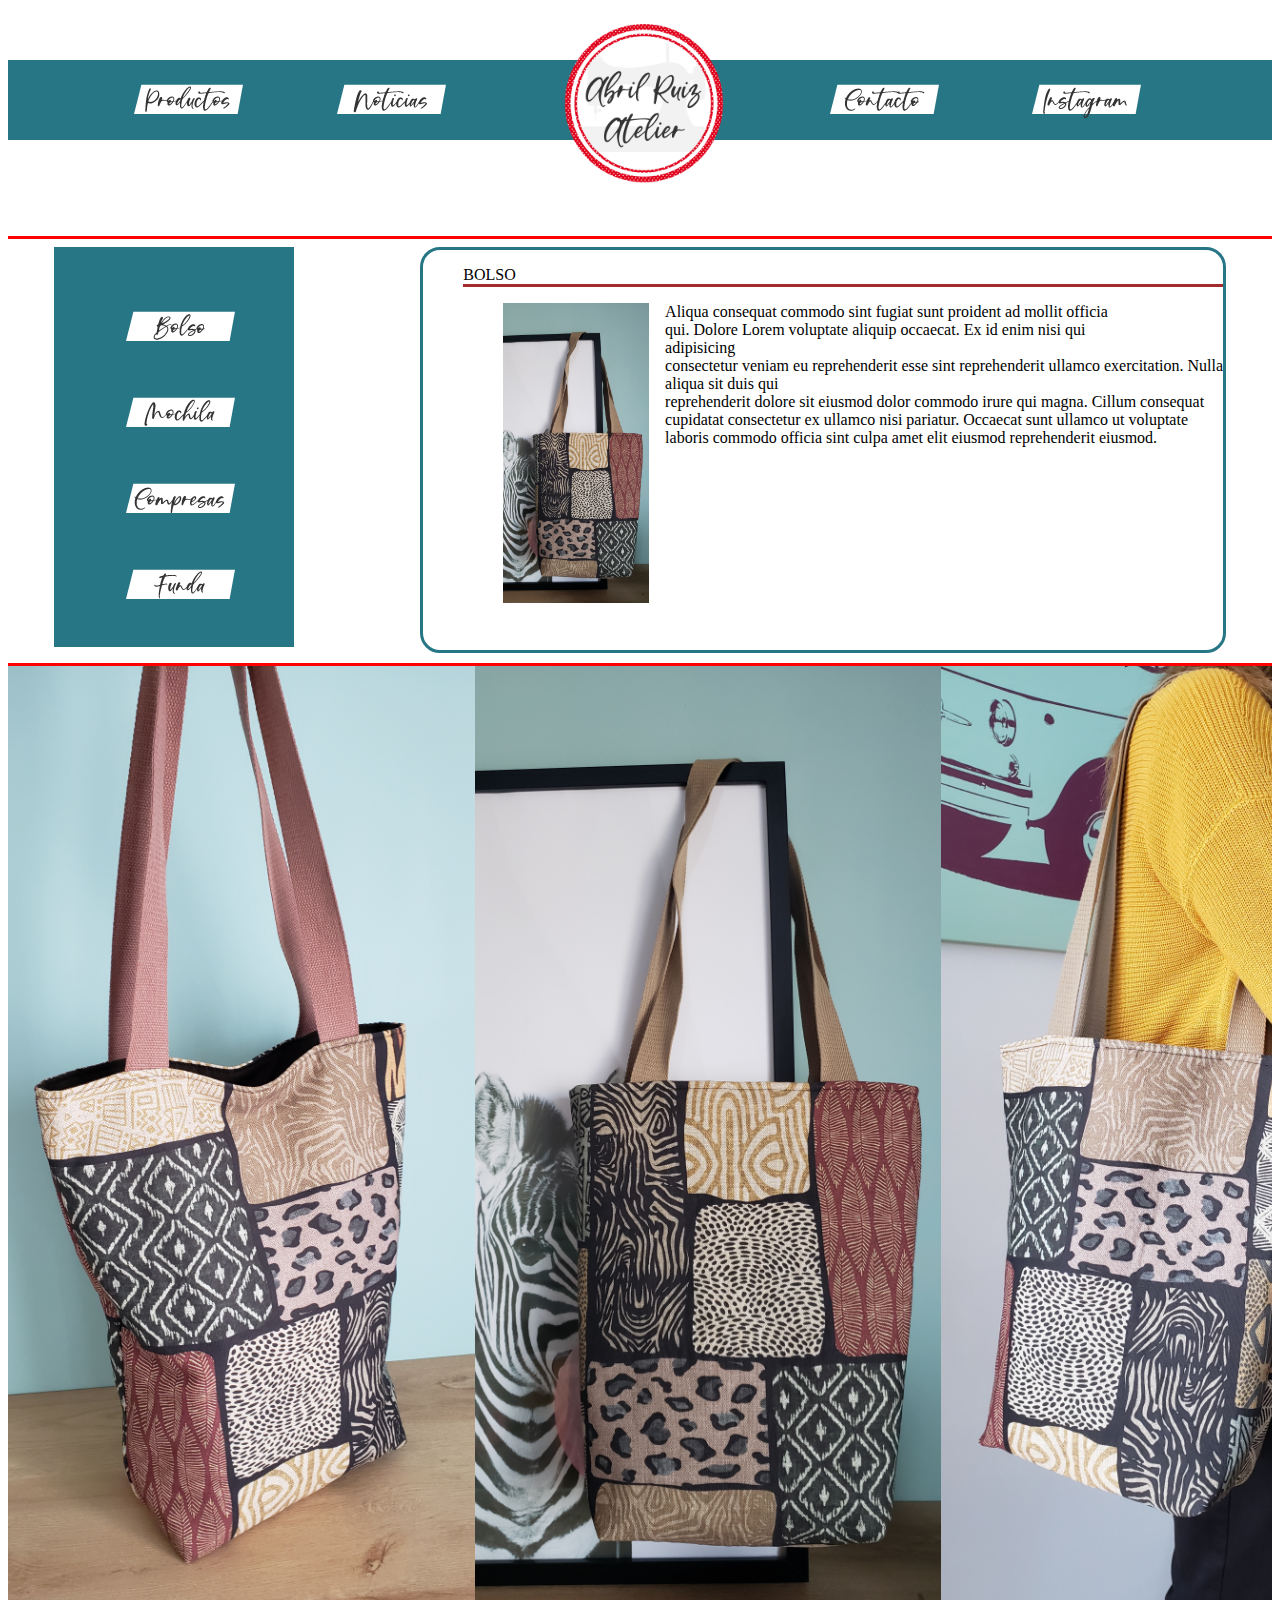
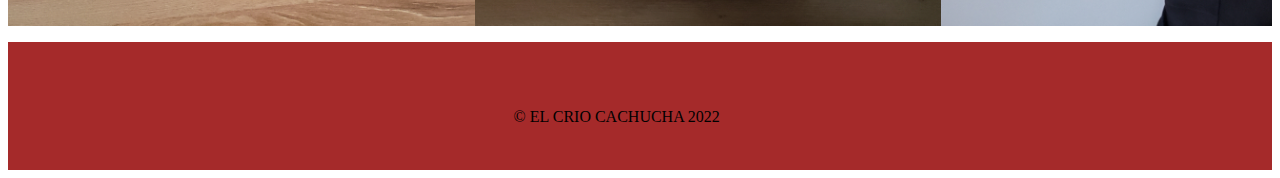
<file: bolsoatelier.html>
<!--
    AUTOR: Iban Quintana
    ASIGNATURA: Lenguaje de marcas y sistemas de gestión de la información
    UNIDAD: UD2- Desarrollo web con HTML5 y CSS3
    TAREA: Tarea evaluativa 2. SITIO WEB
-->
<!--BOLSO-->
<!DOCTYPE html>
<html lang="es">
    <head>
        <meta charset="UTF-8">
        <meta name="viewport" content="width=device-width, initial-scale=1.0">
        <title>BOLSO-Abril Ruiz Atelier</title>
        <link href="css/estilos-prendas.css" rel="stylesheet" type="text/css">
    </head>
    <body>
<!--Logo-->
        <header class="head">          
            <a href="index.html">     
                <img class="logo" src="img/logo_800x800.png">
            </a>
        </header>      
 <!--botones-->   
        <nav class="nav-botones"> 
            <ul> 
                <li class="boton-nav-producto">  
                    <a  href="productos.html">
                        <img src="img/Botones_108_34_Productos.png" alt="Producto" />  
                    </a> 
                </li>  
                <li class="boton-nav-noticias"> 
                    <a href="noticias.html">
                        <img src="img/Botones_108_34_Noticias.png" alt="Noticias" />
                    </a>                                       
                </li> 
                <li class="boton-nav-contacto"> 
                    <a href="contacto.html">      
                        <img src="img/Botones_108_34_Contacto.png" alt="Contacto" />
                    </a>                                                  
                </li> 
                <li class="boton-nav-insta"> 
                    <a href="instagram.html">        
                    <img src="img/Botones_108_34_Instagram.png" alt="Instagram" />
                    </a> 
                </li> 
            </ul>   
        </nav>    
<!--selección--> 
        <main>
            <aside>
                <ul class="aside-botones">
                    <li class="boton-aside-producto">
                        <a href="bolsoatelier.html">
                            <img src="img/Botones_108_34_Bolso.png" alt="Bolso" />
                        </a>
                    </li>
                    <li class="boton-aside-noticias">                     
                        <a href="mochila-atelier.html">
                            <img src="img/Botones_108_34_Mochila.png" alt="Mochila" />  
                        </a>
                    </li>
                    <li class="boton-aside-contacto">                      
                        <a href="compresa-atelier.html">
                            <img src="img/Botones_108_34_Compresas.png" alt="Compresas" />
                        </a>
                    </li>
                    <li class="boton-aside-insta"> 
                        <a href="funda-atelier.html">
                            <img src="img/Botones_108_34_Funda.png" alt="Funda" />
                        </a>
                    </li> 
                </ul>   
            </aside>   
    <!--PRODUCTOS--> 
            <section class="box-productos">
                <article class="box-bolso">
                    <p class="box-name-principal">BOLSO</p> 
                    <img class="img-bolso" src="img/bolso-02.jpg"> 
                    <p class="text-contenido-bolso">Aliqua consequat commodo sint fugiat sunt proident 
                        ad mollit officia <br>qui. Dolore Lorem voluptate aliquip occaecat.
                         Ex id enim nisi qui <br>adipisicing <br>consectetur veniam eu 
                         reprehenderit esse sint reprehenderit ullamco exercitation. 
                         Nulla aliqua sit duis qui<br> reprehenderit dolore sit eiusmod 
                         dolor commodo irure qui magna. Cillum consequat cupidatat 
                         consectetur ex ullamco nisi pariatur. Occaecat sunt ullamco 
                         ut voluptate laboris commodo officia sint culpa amet elit 
                         eiusmod reprehenderit eiusmod.</p>
                                            
                </article>
            </section>     
        </main> 
        <section class="box-fotos">
            <img src="img/bolso-01.jpg"> 
            <img src="img/bolso-02.jpg">
            <img src="img/bolso-03.jpg">
            <img src="img/bolso-04.jpg">  
            <img src="img/bolso-05.jpg">                                                                        
        </section>                
 <!--POLITICA DATOS-->         
        <footer>  
            <br>
             <p class="firma">&copy  EL CRIO CACHUCHA 2022 </p>
        </footer>       
    </body>
</html>
</file>
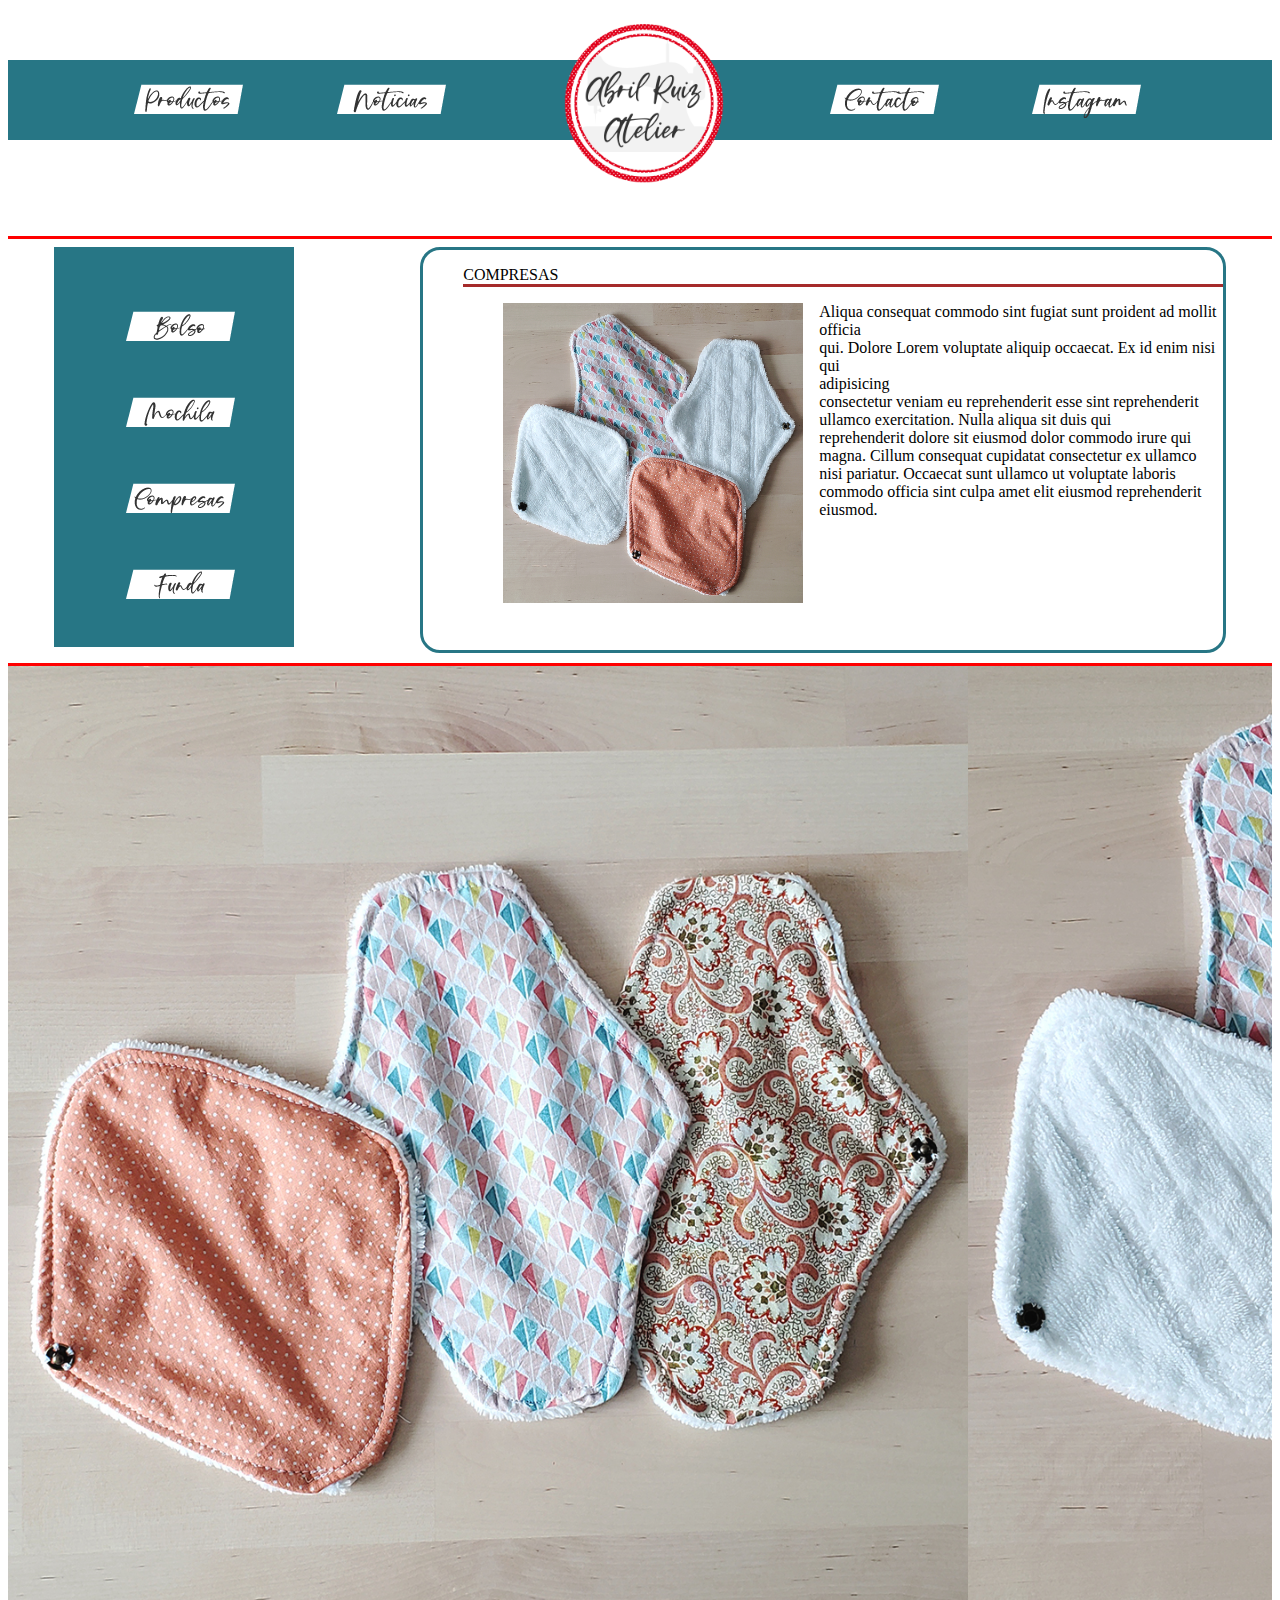
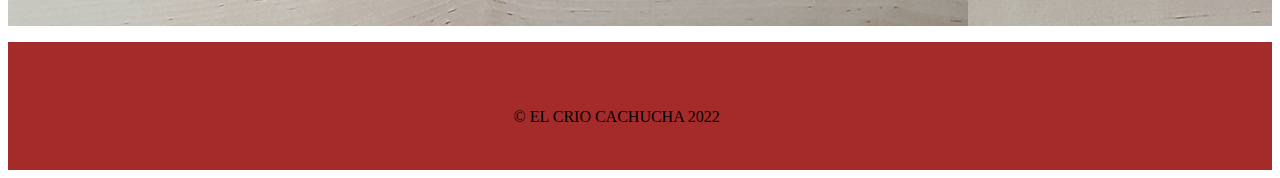
<file: compresa-atelier.html>
<!--
    AUTOR: Iban Quintana
    ASIGNATURA: Lenguaje de marcas y sistemas de gestión de la información
    UNIDAD: UD2- Desarrollo web con HTML5 y CSS3
    TAREA: Tarea evaluativa 2. SITIO WEB
-->
<!--Index-Abril Ruiz-->
<!DOCTYPE html>
<html lang="es">
    <head>
        <meta charset="UTF-8">
        <meta name="viewport" content="width=device-width, initial-scale=1.0">
        <title>BOLSO-Abril Ruiz Atelier</title>
        <link href="css/estilos-prendas.css" rel="stylesheet" type="text/css">
    </head>
    <body>
<!--Logo-->
        <header class="head">          
            <a href="index.html">     
                <img class="logo" src="img/logo_800x800.png">
            </a>
        </header>      
 <!--botones-->   
        <nav class="nav-botones"> 
            <ul> 
                <li class="boton-nav-producto">  
                    <a  href="productos.html">
                        <img src="img/Botones_108_34_Productos.png" alt="Producto" />  
                    </a> 
                </li>  
                <li class="boton-nav-noticias"> 
                    <a href="noticias.html">
                        <img src="img/Botones_108_34_Noticias.png" alt="Noticias" />
                    </a>                                       
                </li> 
                <li class="boton-nav-contacto"> 
                    <a href="contacto.html">      
                        <img src="img/Botones_108_34_Contacto.png" alt="Contacto" />
                    </a>                                                  
                </li> 
                <li class="boton-nav-insta"> 
                    <a href="instagram.html">        
                    <img src="img/Botones_108_34_Instagram.png" alt="Instagram" />
                    </a> 
                </li> 
            </ul>   
        </nav>    
<!--selección--> 
        <main>
            <aside>
                <ul class="aside-botones">
                    <li class="boton-aside-producto">
                        <a href="bolsoatelier.html">
                            <img src="img/Botones_108_34_Bolso.png" alt="Bolso" />
                        </a>
                    </li>
                    <li class="boton-aside-noticias">                     
                        <a href="mochila-atelier.html">
                            <img src="img/Botones_108_34_Mochila.png" alt="Mochila" />  
                        </a>
                    </li>
                    <li class="boton-aside-contacto">                      
                        <a href="compresa-atelier.html">
                            <img src="img/Botones_108_34_Compresas.png" alt="Compresas" />
                        </a>
                    </li>
                    <li class="boton-aside-insta"> 
                        <a href="funda-atelier.html">
                            <img src="img/Botones_108_34_Funda.png" alt="Funda" />
                        </a>
                    </li> 
                </ul>   
            </aside>   
    <!--PRODUCTOS--> 
            <section class="box-productos">
                <article class="box-bolso">
                    <p class="box-name-principal">COMPRESAS</p> 
                    <img class="img-bolso" src="img/post_compresas02.jpg"> 
                    <p class="text-contenido-bolso">Aliqua consequat commodo sint fugiat sunt proident 
                        ad mollit officia <br>qui. Dolore Lorem voluptate aliquip occaecat.
                         Ex id enim nisi qui <br>adipisicing <br>consectetur veniam eu 
                         reprehenderit esse sint reprehenderit ullamco exercitation. 
                         Nulla aliqua sit duis qui<br> reprehenderit dolore sit eiusmod 
                         dolor commodo irure qui magna. Cillum consequat cupidatat 
                         consectetur ex ullamco nisi pariatur. Occaecat sunt ullamco 
                         ut voluptate laboris commodo officia sint culpa amet elit 
                         eiusmod reprehenderit eiusmod.</p>
                                            
                </article>
            </section>     
        </main> 
        <section class="box-fotos">
            <img src="img/post_compresas03.jpg"> 
            <img src="img/post_compresas02.jpg">                                                                        
        </section>                
 <!--POLITICA DATOS-->         
        <footer> 
            <br>
             <p class="firma">&copy  EL CRIO CACHUCHA 2022 </p>
        </footer>       
    </body>
</html>
</file>
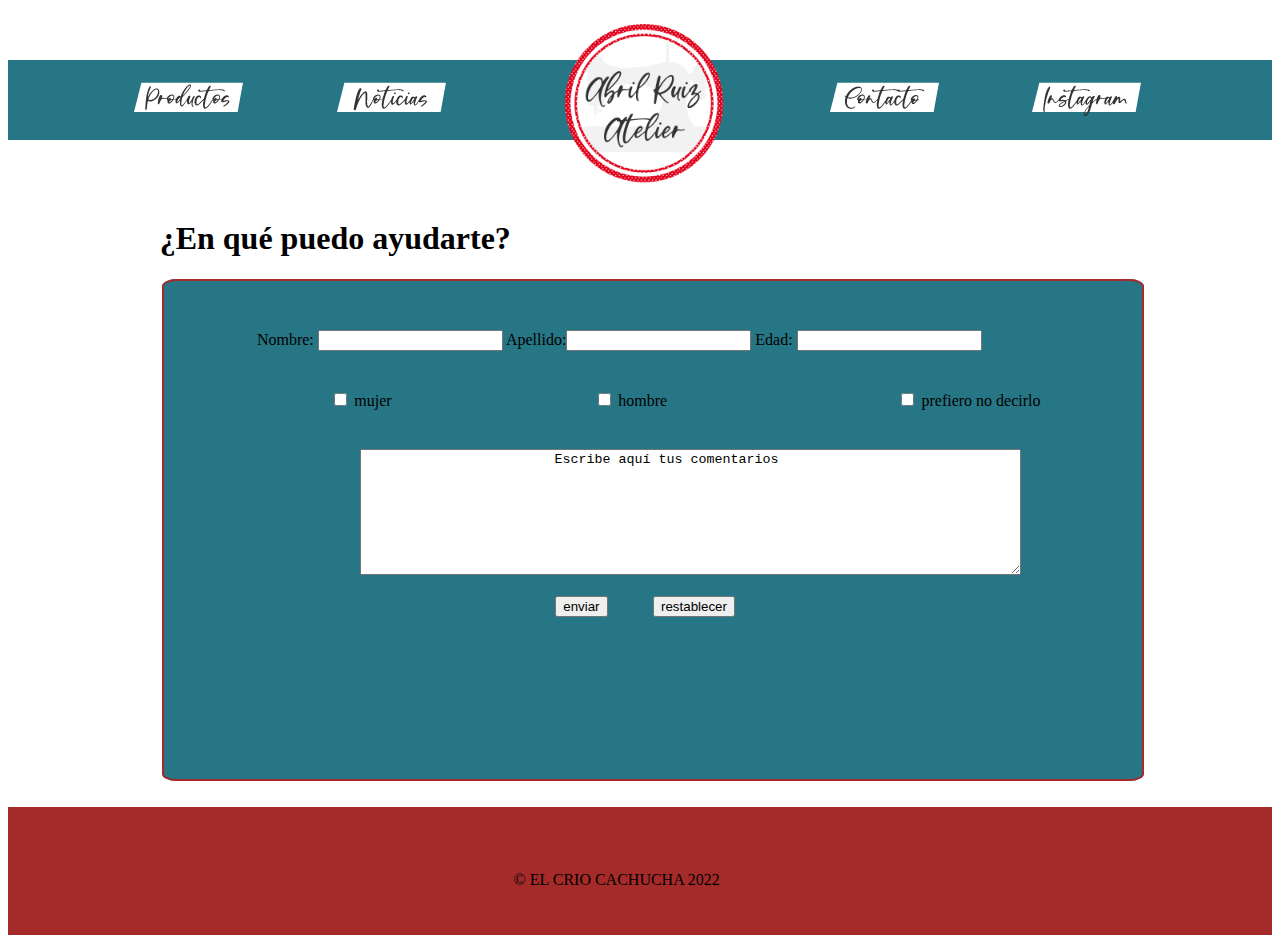
<file: contacto.html>
<!--
    AUTOR: Iban Quintana
    ASIGNATURA: Lenguaje de marcas y sistemas de gestión de la información
    UNIDAD: UD2- Desarrollo web con HTML5 y CSS3
    TAREA: Tarea evaluativa 2. SITIO WEB
-->
<!--CONTACTO-WEB-Abril Ruiz-->
<!DOCTYPE html>
<html lang="es">
    <head>
        <meta charset="UTF-8">
        <meta name="viewport" content="width=device-width, initial-scale=1.0">
        <title>Noticias-Abril Ruiz Atelier</title>
        <link href="css/estilos-contacto.css" rel="stylesheet" type="text/css">
    </head>
    <body>
<!--Logo-->
        <header>          
            <a href="index.html">     
                <img class="logo" src="img/logo_800x800.png" alt="LOGO">
            </a>
        </header>      
<!--botones navegación-->   
        <nav class="botones"> 
            <ul> 
                <li class="boton-nav-producto">  
                    <a  href="productos.html">
                        <img src="img/Botones_108_34_Productos.png" alt="Producto" />  
                    </a> 
                </li>  
                <li class="boton-nav-noticias"> 
                    <a href="noticias.html">
                        <img src="img/Botones_108_34_Noticias.png" alt="Noticias" />
                    </a>                                       
                </li> 
                <li class="boton-nav-contacto"> 
                    <a href="contacto.html">      
                        <img src="img/Botones_108_34_Contacto.png" alt="Contacto" />
                    </a>                                                  
                </li> 
                <li class="boton-nav-insta"> 
                    <a href="instagram.html">        
                    <img src="img/Botones_108_34_Instagram.png" alt="Instagram" />
                    </a> 
                </li> 
            </ul>   
        </nav> 
<!--FORMULARIO--> 
        <section id=formulario>
            <h1>¿En qué puedo ayudarte?</h4>
            <form action="mailto:ivquintana@birt.eus" method="GET">
            <fieldset>
                <article id="input-nombre-apellido-edad">
                    Nombre: <input type="text" value="">
                    Apellido:<input type="text" value="">
                    Edad: <input type="text" value=""><br>
    <!--CHECK SEXO--> 
                </article>              
                <article id=check-mujer>
                    <input type="checkbox"name="check1" value="mujer">
                    <label for="check1"> mujer </label>
                </article>  
                <article id=check-hombre>
                    <input type="checkbox" name="check2" value="hombre">
                    <label for="check2"> hombre </label><br>
                </article> 
                <article id=check-nada>   
                    <input type="checkbox"name="check3" value="nada">
                    <label for="check3"> prefiero no decirlo</label>
                </article>
    <!--CAMPO RELLENO--> 
                <article id="comentario">
                    <textarea  id="text-comentario"name="comentarios" rows="8" cols="80">
                        Escribe aquí tus comentarios</textarea>
    <!--BOTONES ENVÍO-RESTABLECER--> 
                </article>
                <article id="enviar">
                    <input type="submit" value="enviar"> 
                </article>  
                <article id="restablecer">
                    <input type="reset" value="restablecer">
                </article>                  
            </form>
            </fieldset>
        </section>                           
 <!--POLITICA DATOS-FIRMA-->         
        <footer>
            <p class="firma">&copy  EL CRIO CACHUCHA 2022 </p>
        </footer>       
    </body>
</html>
</file>
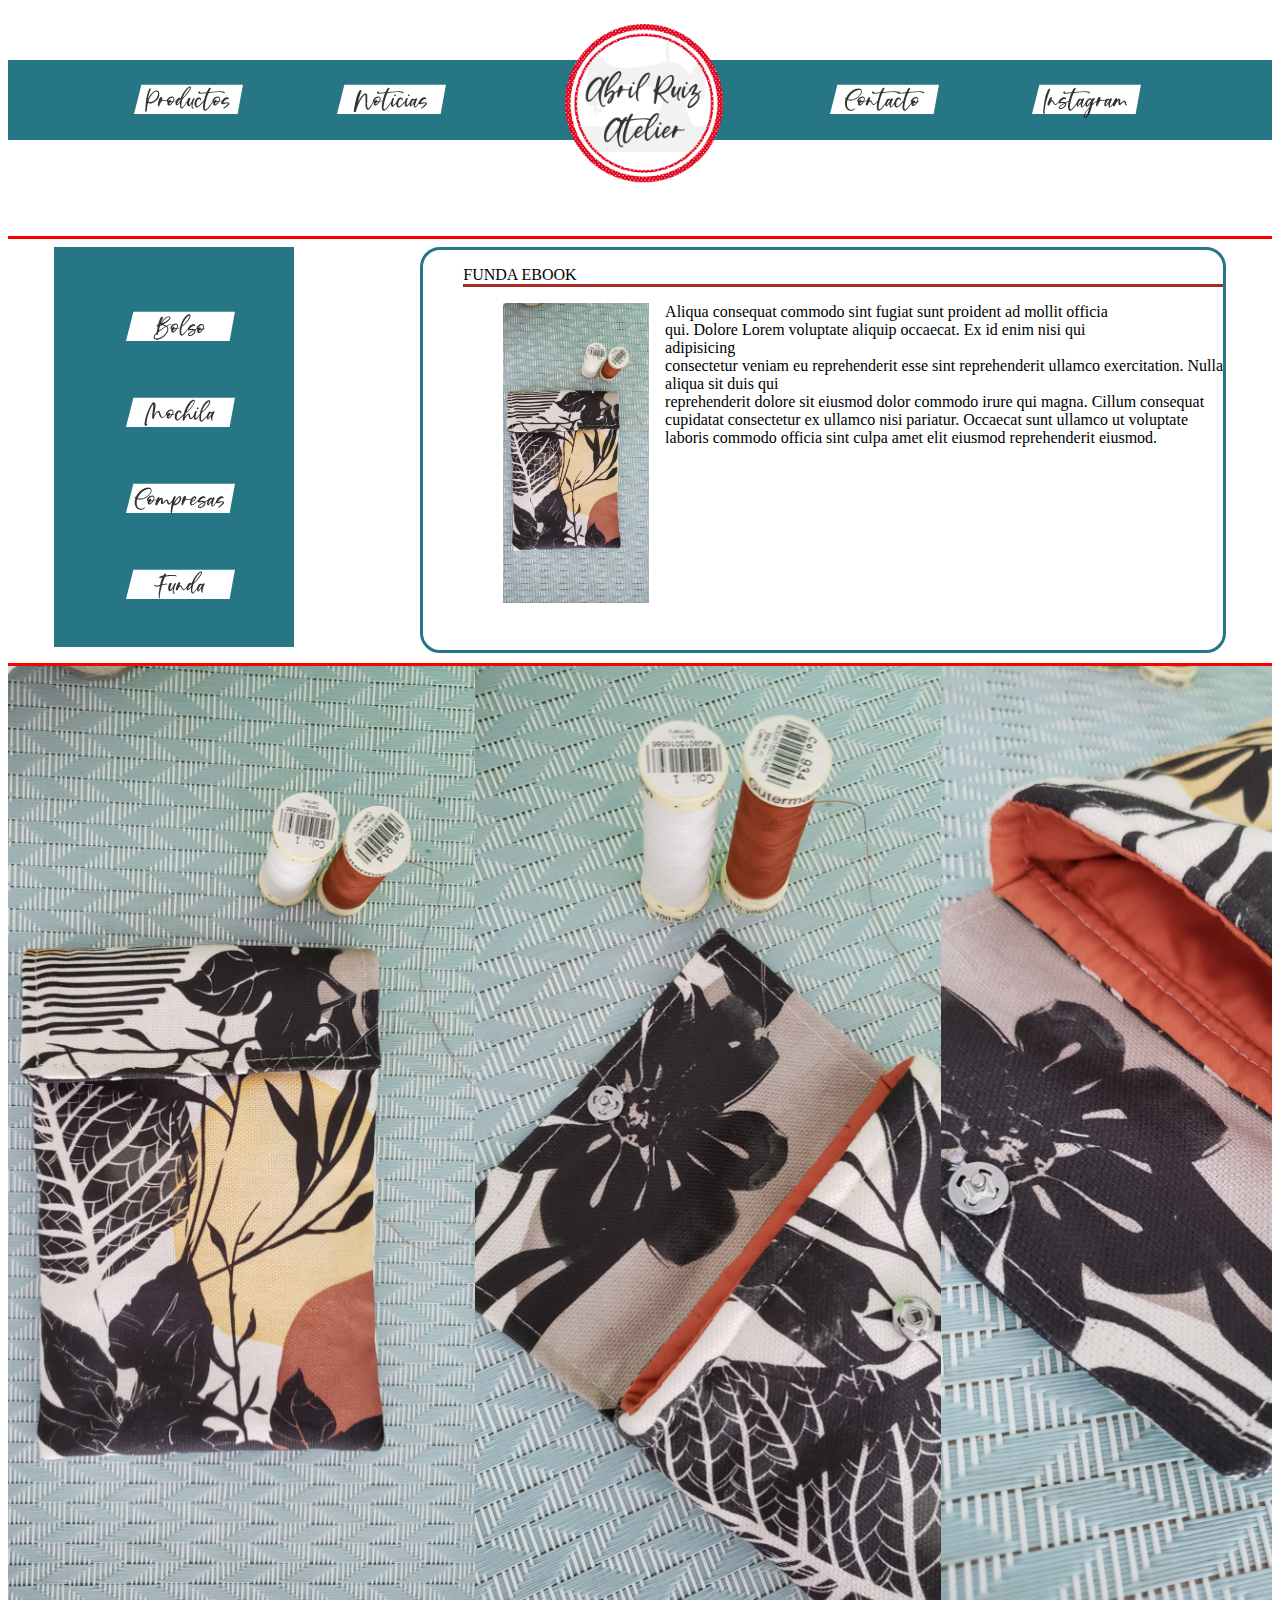
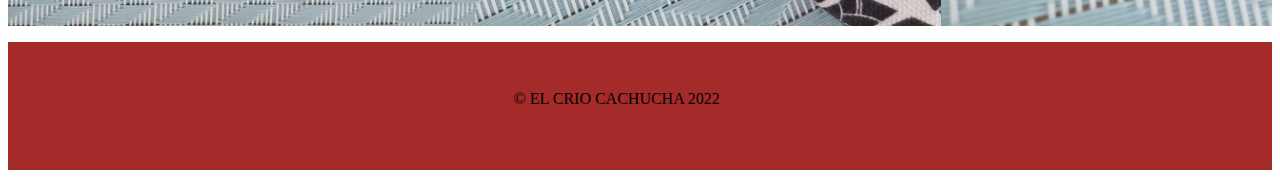
<file: funda-atelier.html>
<!--
    AUTOR: Iban Quintana
    ASIGNATURA: Lenguaje de marcas y sistemas de gestión de la información
    UNIDAD: UD2- Desarrollo web con HTML5 y CSS3
    TAREA: Tarea evaluativa 2. SITIO WEB
-->
<!--Index-Abril Ruiz-->
<!DOCTYPE html>
<html lang="es">
    <head>
        <meta charset="UTF-8">
        <meta name="viewport" content="width=device-width, initial-scale=1.0">
        <title>BOLSO-Abril Ruiz Atelier</title>
        <link href="css/estilos-prendas.css" rel="stylesheet" type="text/css">
    </head>
    <body>
<!--Logo-->
        <header class="head">          
            <a href="index.html">     
                <img class="logo" src="img/logo_800x800.png">
            </a>
        </header>      
 <!--NAVEGACIÓN SUPERIOR-->   
        <nav class="nav-botones"> 
            <ul> 
                <li class="boton-nav-producto">  
                    <a  href="productos.html">
                        <img src="img/Botones_108_34_Productos.png" alt="Producto" />  
                    </a> 
                </li>  
                <li class="boton-nav-noticias"> 
                    <a href="noticias.html">
                        <img src="img/Botones_108_34_Noticias.png" alt="Noticias" />
                    </a>                                       
                </li> 
                <li class="boton-nav-contacto"> 
                    <a href="contacto.html">      
                        <img src="img/Botones_108_34_Contacto.png" alt="Contacto" />
                    </a>                                                  
                </li> 
                <li class="boton-nav-insta"> 
                    <a href="instagram.html">        
                    <img src="img/Botones_108_34_Instagram.png" alt="Instagram" />
                    </a> 
                </li> 
            </ul>   
        </nav>    
<!--ASIDE-PRODUCTOS--> 
        <main>
            <aside>
                <ul class="aside-botones">
                    <li class="boton-aside-producto">
                        <a href="bolsoatelier.html">
                            <img src="img/Botones_108_34_Bolso.png" alt="Bolso" />
                        </a>
                    </li>
                    <li class="boton-aside-noticias">                     
                        <a href="mochila-atelier.html">
                            <img src="img/Botones_108_34_Mochila.png" alt="Mochila" />  
                        </a>
                    </li>
                    <li class="boton-aside-contacto">                      
                        <a href="compresa-atelier.html">
                            <img src="img/Botones_108_34_Compresas.png" alt="Compresas" />
                        </a>
                    </li>
                    <li class="boton-aside-insta"> 
                        <a href="funda-atelier.html">
                            <img src="img/Botones_108_34_Funda.png" alt="Funda" />
                        </a>
                    </li> 
                </ul>   
            </aside>   
<!--PRODUCTO-BOLSO--> 
            <section class="box-productos">
                <article class="box-bolso">
                    <p class="box-name-principal">FUNDA EBOOK</p> 
                    <img class="img-bolso" src="img/funda-01.jpg"> 
                    <p class="text-contenido-bolso">Aliqua consequat commodo sint fugiat sunt proident 
                        ad mollit officia <br>qui. Dolore Lorem voluptate aliquip occaecat.
                         Ex id enim nisi qui <br>adipisicing <br>consectetur veniam eu 
                         reprehenderit esse sint reprehenderit ullamco exercitation. 
                         Nulla aliqua sit duis qui<br> reprehenderit dolore sit eiusmod 
                         dolor commodo irure qui magna. Cillum consequat cupidatat 
                         consectetur ex ullamco nisi pariatur. Occaecat sunt ullamco 
                         ut voluptate laboris commodo officia sint culpa amet elit 
                         eiusmod reprehenderit eiusmod.</p>                                           
                </article>
            </section>     
        </main> 
<!--SCROLL FUNDA--> 
        <section class="box-fotos">
            <img src="img/funda-01.jpg"> 
            <img src="img/funda-02.jpg">
            <img src="img/funda-03.jpg">                                                                       
        </section>                
 <!--POLITICA DATOS-->         
        <footer>
             <p class="firma">&copy  EL CRIO CACHUCHA 2022 </p>
        </footer>       
    </body>
</html>
</file>
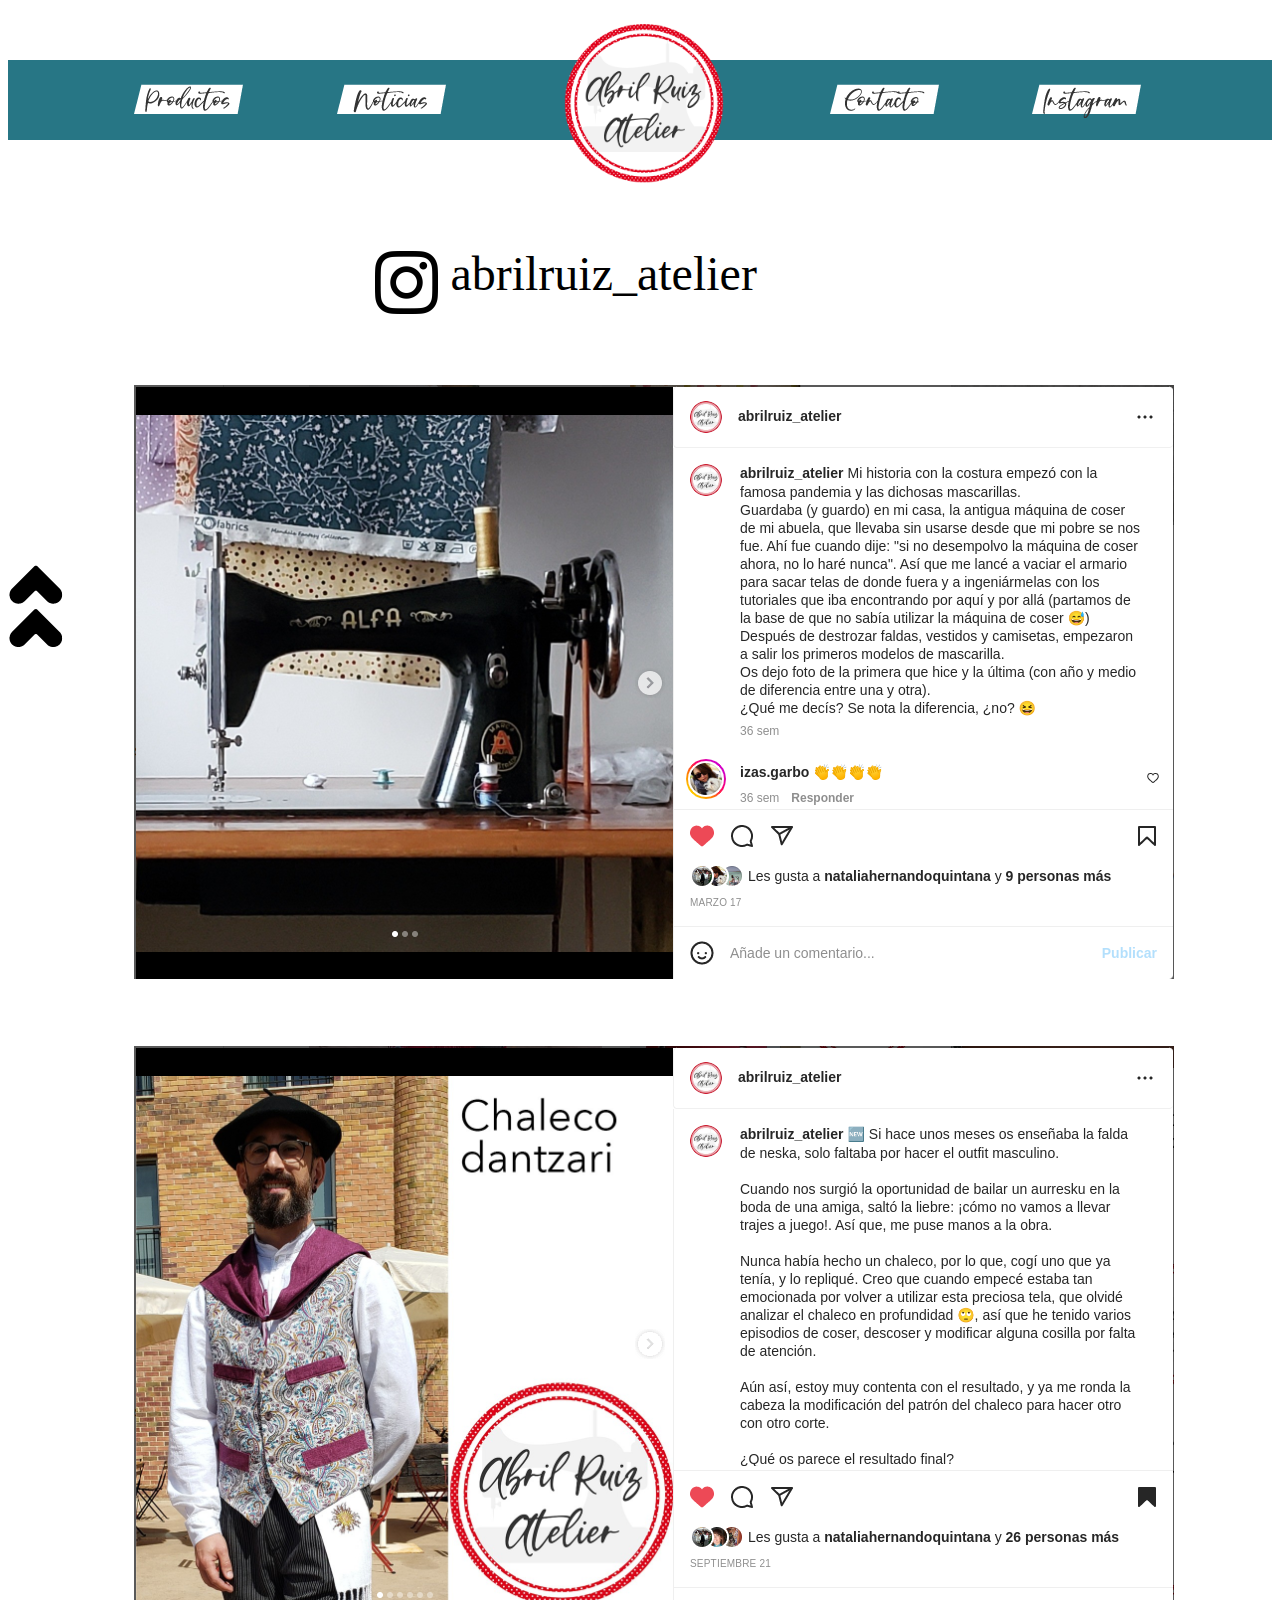
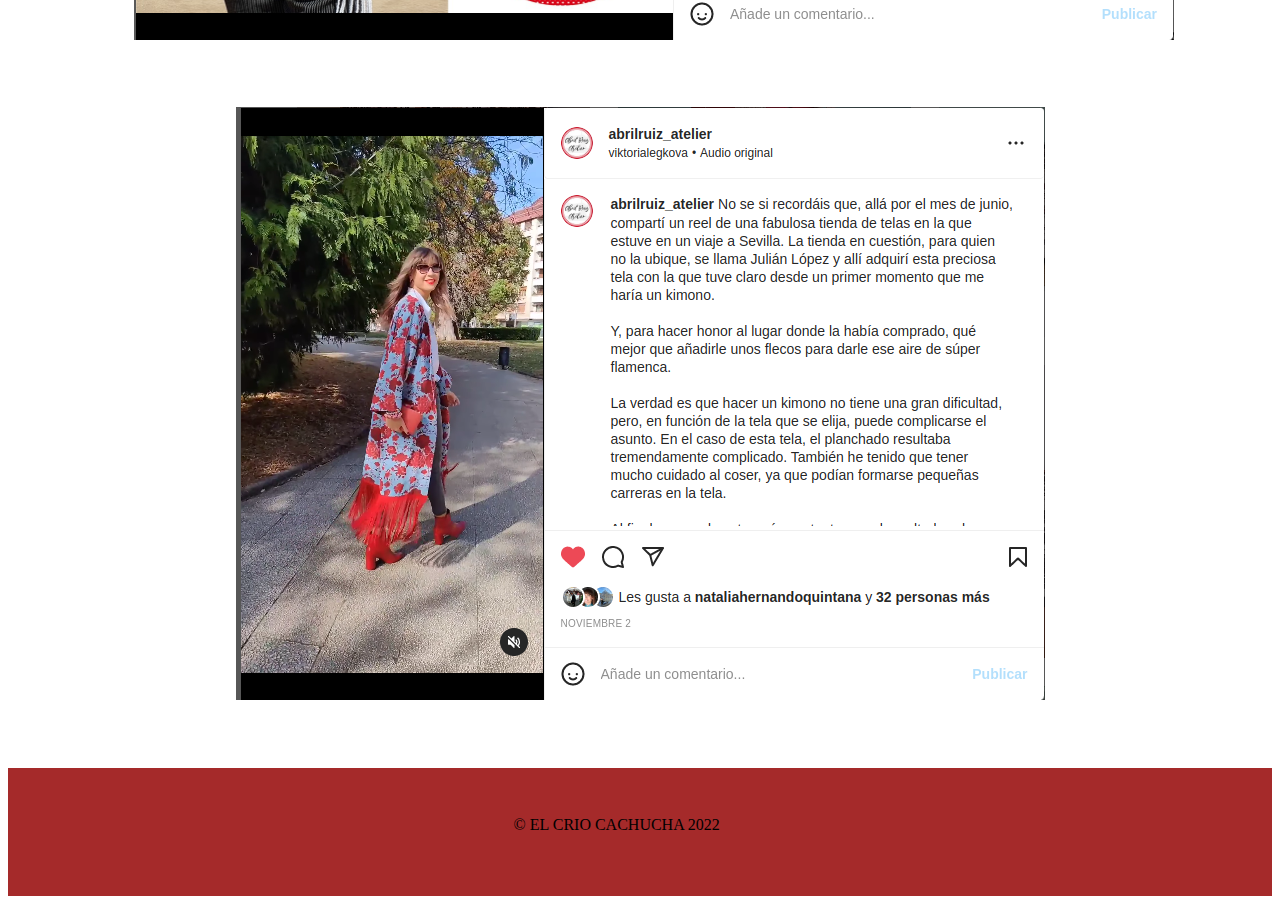
<file: instagram.html>
<!--
    AUTOR: Iban Quintana
    ASIGNATURA: Lenguaje de marcas y sistemas de gestión de la información
    UNIDAD: UD2- Desarrollo web con HTML5 y CSS3
    TAREA: Tarea evaluativa 2. SITIO WEB
-->
<!--Instagram-Abril Ruiz-->
<!DOCTYPE html>
<html lang="es">
    <head>
        <meta charset="UTF-8">
        <meta name="viewport" content="width=device-width, initial-scale=1.0">
        <title> Instagram-Abril Ruiz Atelier</title>
        <link href="css/estilos-insta.css" rel="stylesheet" type="text/css">
        
    </head>
    <body>
<!--Logo-->
        <header id="head">          
            <a href="index.html">     
                <img class="logo" src="img/logo_800x800.png"alt="logo" >
            </a>
        </header>      
 <!--botones navegación--> 
        <nav class="botones"> 
            <ul> 
                <li class="boton-nav-producto">  
                    <a  href="productos.html">
                        <img src="img/Botones_108_34_Productos.png" alt="Producto" />  
                    </a> 
                </li>  
                <li class="boton-nav-noticias"> 
                    <a href="noticias.html">
                        <img src="img/Botones_108_34_Noticias.png" alt="Noticias" />
                    </a>                                       
                </li> 
                <li class="boton-nav-contacto"> 
                    <a href="contacto.html">      
                        <img src="img/Botones_108_34_Contacto.png" alt="Contacto" />
                    </a>                                                  
                </li> 
                <li class="boton-nav-insta"> 
                    <a href="instagram.html">        
                    <img src="img/Botones_108_34_Instagram.png" alt="Instagram" />
                    </a> 
                </li> 
            </ul>   
        </nav>           
<!--post-instagram--> 
        <section class="column-insta">
            <article>
                <a href="https://www.instagram.com/abrilruiz_atelier/">
                    <img  class="logo-insta"src="img/insta01.png" alt="Instagram" />
                    <p class="name-abril">abrilruiz_atelier</p>
                </a> 
               <br> <br>
            </article>
            <article class="column-insta-1">
                <a href="https://www.instagram.com/p/CbNUUJgquMC/">
                    <img src="img/insta-01.png" alt="coser" />
                </a> 
            </article>
            <article class="column-insta-2">
                <a href="https://www.instagram.com/p/CkdaBm-qZPH/">
                    <img src="img/insta-02.png" alt="modelo" />
                </a> 
            </article>
            <article class="column-insta-3">
                <a href="https://www.instagram.com/p/CixKl8CqBQN/">
                    <img src="img/insta-03.png" alt="dantzari" />
                </a> 
            </article>
        </section> 
 <!--flecha-->           
        <section> 
            <a href="#head">         
            <img  class="arrow"src="img/Flecha_negra.png" alt="arrow" />  
            </a>                 
        </section>             
 <!--POLITICA DATOS-->       
        <footer>
           <p class="firma">&copy  EL CRIO CACHUCHA 2022 </p>
        </footer>       
    </body>
</html>
</file>
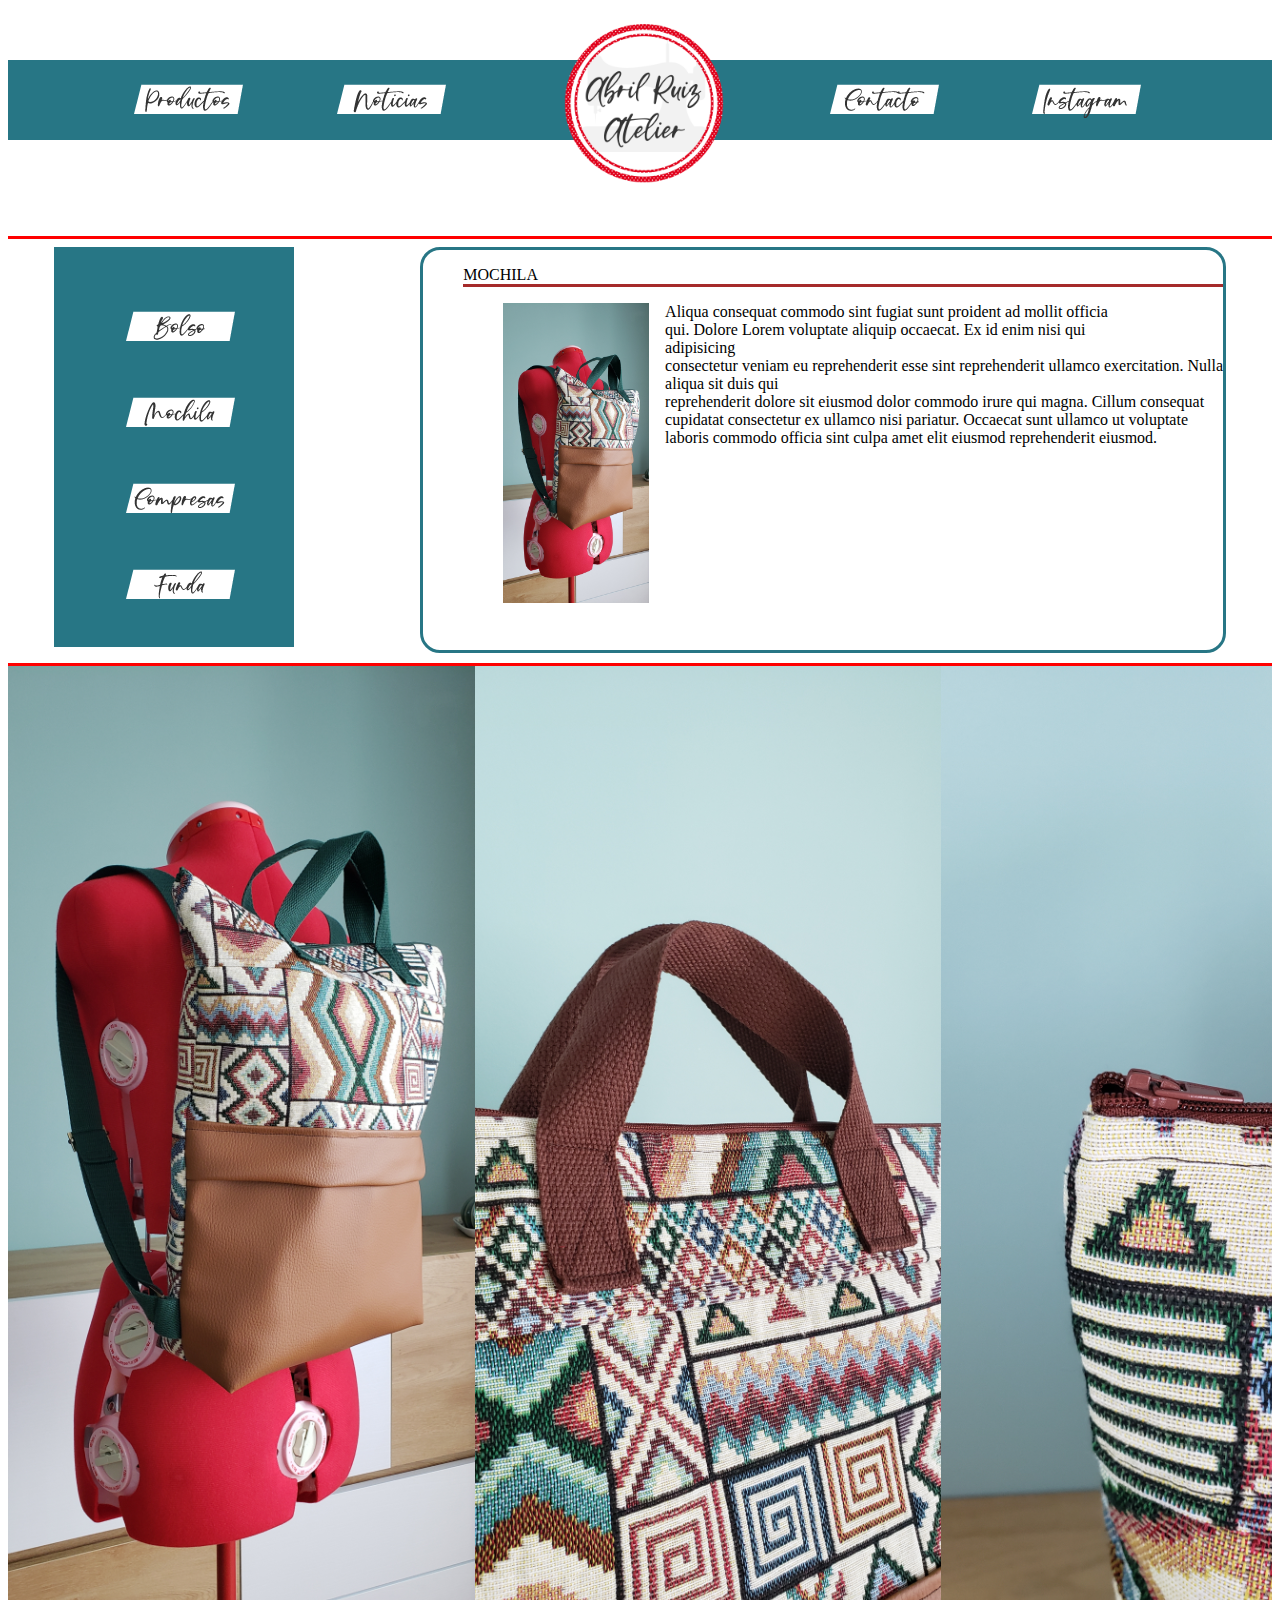
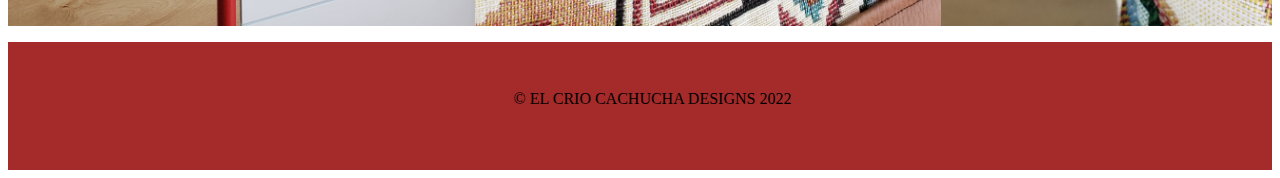
<file: mochila-atelier.html>
<!--
    AUTOR: Iban Quintana
    ASIGNATURA: Lenguaje de marcas y sistemas de gestión de la información
    UNIDAD: UD2- Desarrollo web con HTML5 y CSS3
    TAREA: Tarea evaluativa 2. SITIO WEB
-->
<!--Index-Abril Ruiz-->
<!DOCTYPE html>
<html lang="es">
    <head>
        <meta charset="UTF-8">
        <meta name="viewport" content="width=device-width, initial-scale=1.0">
        <title>BOLSO-Abril Ruiz Atelier</title>
        <link href="css/estilos-prendas.css" rel="stylesheet" type="text/css">
    </head>
    <body>
<!--Logo-->
        <header class="head">          
            <a href="index.html">     
                <img class="logo" src="img/logo_800x800.png"alt="LOGO">
            </a>
        </header>      
 <!--botones-->   
        <nav class="nav-botones"> 
            <ul> 
                <li class="boton-nav-producto">  
                    <a  href="productos.html">
                        <img src="img/Botones_108_34_Productos.png" alt="Producto" />  
                    </a> 
                </li>  
                <li class="boton-nav-noticias"> 
                    <a href="noticias.html">
                        <img src="img/Botones_108_34_Noticias.png" alt="Noticias" />
                    </a>                                       
                </li> 
                <li class="boton-nav-contacto"> 
                    <a href="contacto.html">      
                        <img src="img/Botones_108_34_Contacto.png" alt="Contacto" />
                    </a>                                                  
                </li> 
                <li class="boton-nav-insta"> 
                    <a href="instagram.html">        
                    <img src="img/Botones_108_34_Instagram.png" alt="Instagram" />
                    </a> 
                </li> 
            </ul>   
        </nav>    
<!--selección--> 
        <main>
            <aside>
                <ul class="aside-botones">
                    <li class="boton-aside-producto">
                        <a href="bolsoatelier.html">
                            <img src="img/Botones_108_34_Bolso.png" alt="Bolso" />
                        </a>
                    </li>
                    <li class="boton-aside-noticias">                     
                        <a href="mochila-atelier.html">
                            <img src="img/Botones_108_34_Mochila.png" alt="Mochila" />  
                        </a>
                    </li>
                    <li class="boton-aside-contacto">                      
                        <a href="compresa-atelier.html">
                            <img src="img/Botones_108_34_Compresas.png" alt="Compresas" />
                        </a>
                    </li>
                    <li class="boton-aside-insta"> 
                        <a href="funda-atelier.html">
                            <img src="img/Botones_108_34_Funda.png" alt="Funda" />
                        </a>
                    </li> 
                </ul>   
            </aside>   
    <!--PRODUCTOS--> 
            <section class="box-productos">
                <article class="box-bolso">
                    <p class="box-name-principal">MOCHILA</p> 
                    <img class="img-bolso" src="img/mochila-01.jpg"alt="MOCHILA"> 
                    <p class="text-contenido-bolso">Aliqua consequat commodo sint fugiat sunt proident 
                        ad mollit officia <br>qui. Dolore Lorem voluptate aliquip occaecat.
                         Ex id enim nisi qui <br>adipisicing <br>consectetur veniam eu 
                         reprehenderit esse sint reprehenderit ullamco exercitation. 
                         Nulla aliqua sit duis qui<br> reprehenderit dolore sit eiusmod 
                         dolor commodo irure qui magna. Cillum consequat cupidatat 
                         consectetur ex ullamco nisi pariatur. Occaecat sunt ullamco 
                         ut voluptate laboris commodo officia sint culpa amet elit 
                         eiusmod reprehenderit eiusmod.</p>
                                            
                </article>
            </section>     
        </main> 
        <section class="box-fotos">
            <img src="img/mochila-01.jpg"alt="MOCHILA"> 
            <img src="img/mochila-02.jpg"alt="MOCHILA">
            <img src="img/mochila-03.jpg"alt="MOCHILA">
            <img src="img/mochila-04.jpg"alt="MOCHILA">  
            <img src="img/mochila-05.jpg"alt="MOCHILA">                                                                        
        </section>                
 <!--POLITICA DATOS-->         
        <footer>
             <p class="firma">&copy  EL CRIO CACHUCHA DESIGNS 2022 </p>
        </footer>       
    </body>
</html>
</file>
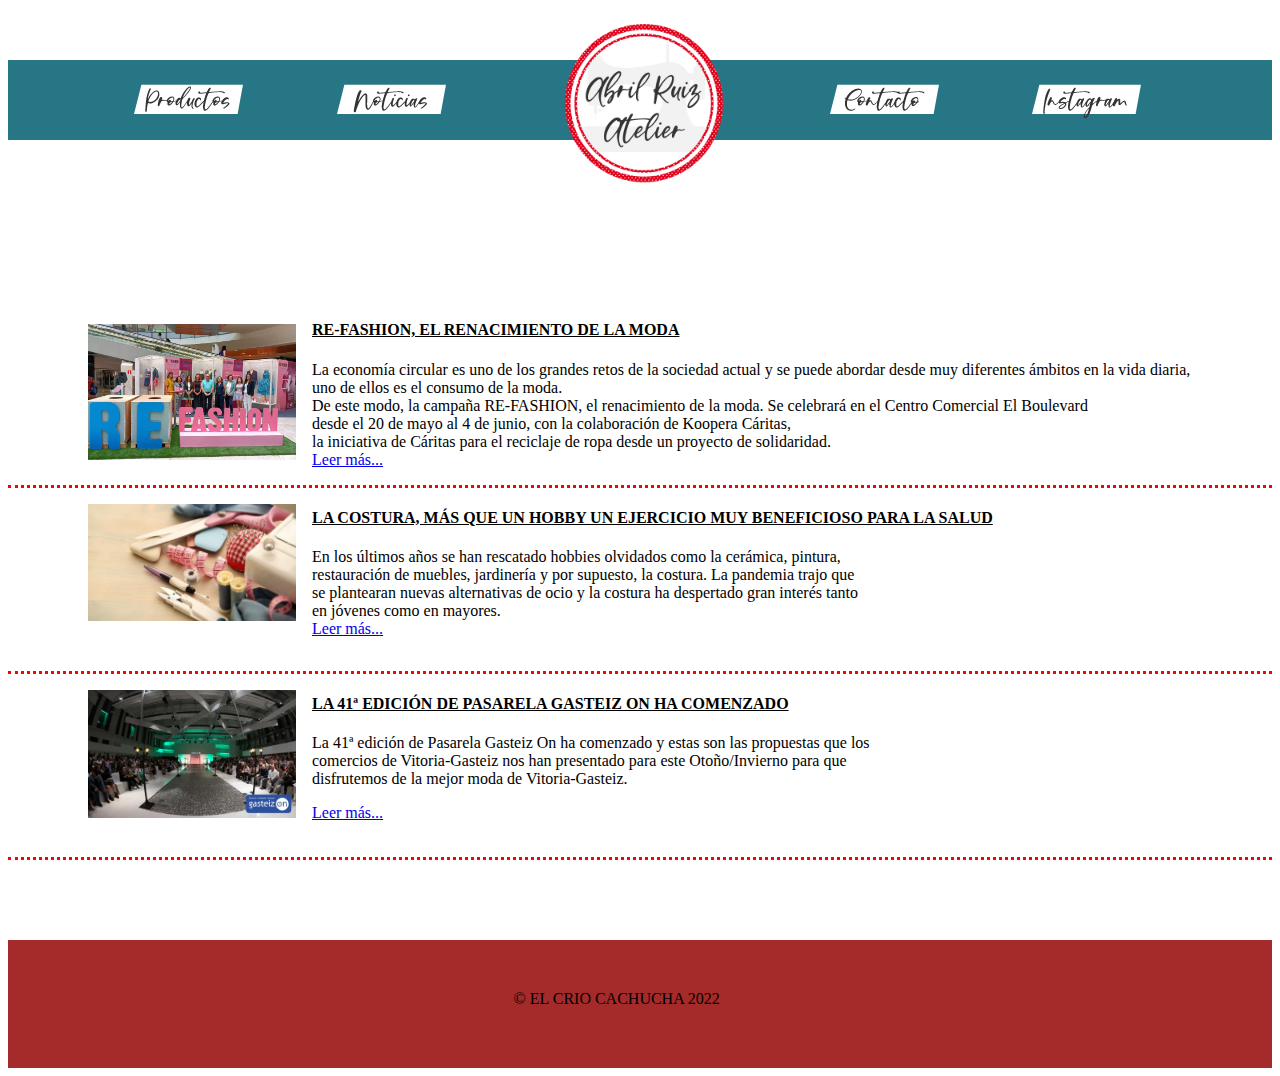
<file: noticias.html>
<!--
    AUTOR: Iban Quintana
    ASIGNATURA: Lenguaje de marcas y sistemas de gestión de la información
    UNIDAD: UD2- Desarrollo web con HTML5 y CSS3
    TAREA: Tarea evaluativa 2. SITIO WEB
-->
<!--Noticias-Abril Ruiz-->
<!DOCTYPE html>
<html lang="es">
    <head>
        <meta charset="UTF-8">
        <meta name="viewport" content="width=device-width, initial-scale=1.0">
        <title>Noticias-Abril Ruiz Atelier</title>
        <link href="css/estilos-noticias.css" rel="stylesheet" type="text/css">
    </head>
    <body>
<!--Logo-->
        <header>          
            <a href="index.html">     
                <img class="logo" src="img/logo_800x800.png" alt="LOGO"
            </a>
        </header>      
 <!--botones navegación-->   
        <nav> 
            <ul> 
                <li class="boton-nav-producto">  
                    <a  href="productos.html">
                        <img src="img/Botones_108_34_Productos.png" alt="Producto" />  
                    </a> 
                </li>  
                <li class="boton-nav-noticias"> 
                    <a href="noticias.html">
                        <img src="img/Botones_108_34_Noticias.png" alt="Noticias" />
                    </a>                                       
                </li> 
                <li class="boton-nav-contacto"> 
                    <a href="contacto.html">      
                        <img src="img/Botones_108_34_Contacto.png" alt="Contacto" />
                    </a>                                                  
                </li> 
                <li class="boton-nav-insta"> 
                    <a href="instagram.html">        
                    <img src="img/Botones_108_34_Instagram.png" alt="Instagram" />
                    </a> 
                </li> 
            </ul>   
        </nav>       
<!--noticias-->  
        <main>                                              
            <article class="noticias-1">                
                <img  class="fotonews-1" src="img/re-fashion.jpg" alt="RE-Fashion" /> 
                <h4 class="titulo-news-1"><u>RE-FASHION, EL RENACIMIENTO DE LA MODA</u></h4>
                <p>La economía circular es uno de los grandes retos de la sociedad actual 
                    y se puede abordar desde muy diferentes ámbitos en la vida diaria,<br> uno de
                    ellos es el consumo de la moda. <br>De este modo, la campaña RE-FASHION, el renacimiento de la moda.
                    Se celebrará en el Centro Comercial El Boulevard <br>desde el 20 de mayo al 4 de junio, 
                    con la colaboración de Koopera Cáritas, <br>la iniciativa de Cáritas para el reciclaje de ropa 
                    desde un proyecto de solidaridad.
                    <br>
                    <a href="https://el-boulevard.com/re-fashion-el-renacimiento-de-la-moda/"> Leer más...</a>  
                </p>                                                       
            </article> 
            <article class="noticias-2">  
                <img  class="fotonews-2" src="img/materiales-costura.jpeg" alt="RE-Fashion" /> 
                <h4 class="titulo-news-2"><u>LA COSTURA, MÁS QUE UN HOBBY UN EJERCICIO MUY BENEFICIOSO PARA LA SALUD</u></h4>
                <p>En los últimos años se han rescatado hobbies olvidados como la cerámica, pintura,<br>
                restauración de muebles, jardinería y por supuesto, la costura. La pandemia trajo que <br>
                se plantearan nuevas alternativas de ocio y la costura ha despertado gran interés tanto <br>
                en jóvenes como en mayores.
                <br>               
                <a href="https://www.noticiasdealava.eus/vivir/2022/06/07/costura-hobby-ejercicio-beneficioso-salud-3554767.html"> Leer más...</a>                           
            </article> 
            <article class="noticias-3">  
                <img  class="fotonews-3" src="img/pasarela.jpg" alt="RE-Fashion" /> 
                <h4 class="titulo-news-3"><u>LA 41ª EDICIÓN DE PASARELA GASTEIZ ON HA COMENZADO</u></h4>
                <p>La 41ª edición de Pasarela Gasteiz On ha comenzado y estas son las propuestas que los <br>
                comercios de Vitoria-Gasteiz nos han presentado para este Otoño/Invierno para que <br> 
                disfrutemos de la mejor moda de Vitoria-Gasteiz.</p>              
                <a href="https://www.noticiasdealava.eus/vivir/2022/06/07/costura-hobby-ejercicio-beneficioso-salud-3554767.html"> Leer más...</a>                           
            </article>                            
        </main>         
 <!--POLITICA DATOS-FIRMA-->         
        <footer>           
            <br>
            <p class="firma">&copy  EL CRIO CACHUCHA 2022 </p>
        </footer>       
    </body>
</html>
</file>
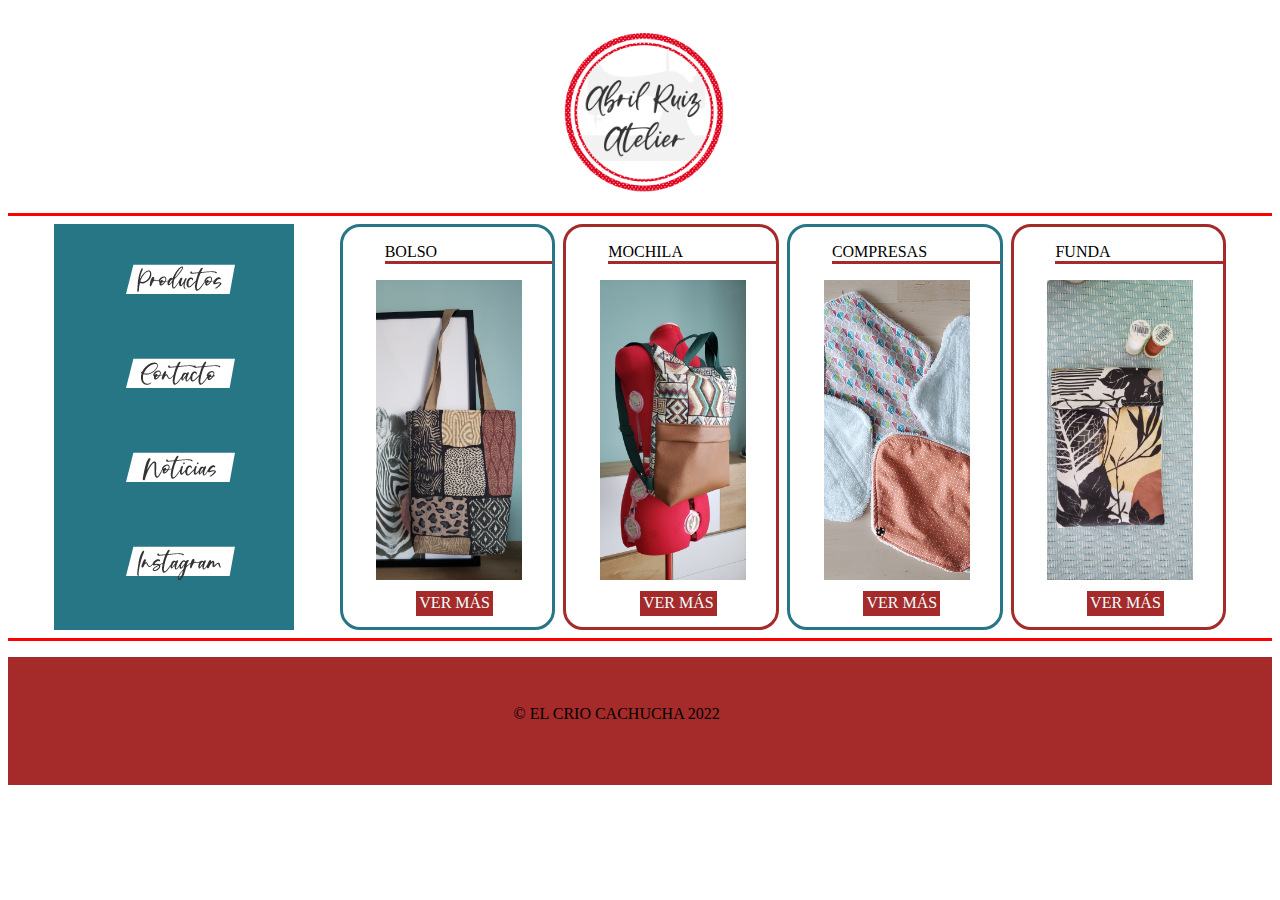
<file: productos.html>
<!--
    AUTOR: Iban Quintana
    ASIGNATURA: Lenguaje de marcas y sistemas de gestión de la información
    UNIDAD: UD2- Desarrollo web con HTML5 y CSS3
    TAREA: Tarea evaluativa 2. SITIO WEB
-->
<!--Productos-Abril Ruiz-->
<!DOCTYPE html>
<html lang="es">
    <head>
        <meta charset="UTF-8">
        <meta name="viewport" content="width=device-width, initial-scale=1.0">
        <title>Abril Ruiz Atelier</title>
        <link href="css/estilos-productos.css" rel="stylesheet" type="text/css">
    </head>
    <body>
<!--Logo-->
        <header>
            <a href="index.html">     
                <img class="logo" src="img/logo_800x800.png" alt="LOGO">
                </a>          
        </header>      
 <!--botones-->           
     <main>
        <aside>
            <ul class="botones">
                <li>
                    <a href="productos.html">
                        <img src="img/Botones_108_34_Productos.png" alt="Producto" />
                    </a>
                </li>
                <li>                     
                    <a href="contacto.html">
                        <img src="img/Botones_108_34_Contacto.png" alt="Contacto" />  
                    </a>
                </li>
                <li>                       
                    <a href="noticias.html">
                        <img src="img/Botones_108_34_Noticias.png" alt="Noticias" />
                    </a>
                </li>
                <li>
                    <a href="instagram.html">
                        <img src="img/Botones_108_34_Instagram.png" alt="Instagram" />
                    </a>
                </li> 
            </ul>   
        </aside>
<!--PRODUCTOS--> 
        <section class="box-productos">
            <article class="box-bolso">
                <p class="box-name-principal">BOLSO</p> 
                <img class="img-bolso" src="img/bolso-02.jpg"alt="BOLSO"> 
                <a href="bolsoatelier.html">
                <p class="name-enlace-producto">VER MÁS </p>  
                </a>                         
            </article>
            <article class="box-mochila">
                <p class="box-name-principal">MOCHILA</p>
                <a href="mochila-atelier.html">
                <img class="img-mochila" src="img/mochila-01.jpg"alt="MOCHILA"> 
                <p class="name-enlace-producto">VER MÁS </p> 
                </a>             
            </article> 
            <article class="box-compresa">
                <p class="box-name-principal">COMPRESAS</p>
                <a href="compresa-atelier.html">
                <img class="img-compresa" src="img/post_compresas02.jpg"alt="COMPRESA">  
                <p class="name-enlace-producto">VER MÁS </p>  
                </a>          
            </article>
            <article class="box-funda">
                <p class="box-name-principal">FUNDA</p> 
                <a href="funda-atelier.html">
                <img class="img-funda" src="img/funda-01.jpg"alt="FUNDA"> 
                <p class="name-enlace-producto"> VER MÁS </p> 
                </a>            
            </article>               
        </section>
       
     </main>                  
 <!--POLITICA DATOS-->         
        <footer>
             <p class="firma">&copy  EL CRIO CACHUCHA 2022 </p>
        </footer>       
    </body>
</html>
</file>
<file: css/estilos-prendas.css>
/**
    AUTOR: Iban Quintana
    ASIGNATURA: Lenguaje de marcas y sistemas de gestión de la información
    UNIDAD: UD2- Desarrollo web con HTML5 y CSS3
    TAREA: Tarea evaluativa 2. SITIO WEB
**/
/**Estilos para PRODUCTOS**/

.logo{
   
	width: 10rem;
    margin-left: 44%;
    margin-top: 1em;
    margin-bottom: 1rem; 
    padding: 0; 
    position: relative;
    z-index: 1;
}

.nav-botones{
    background-color: rgb(39, 118, 133);
    height: 5rem;
    position: relative;
    bottom: 10rem;
    z-index: 0;
}

.boton-nav-producto{
    position: absolute;
    left: 10%;
    top:1.5rem;
    list-style-type: none;
}

.boton-nav-noticias{
    position: absolute;
    left: 26%;
    top:1.5rem;
    list-style-type: none;
}

.boton-nav-contacto{
    position: absolute;
    left: 65%;
    top:1.5rem;
    list-style-type: none;
}

.boton-nav-insta{
    position: absolute;
    left: 81%;
    top:1.5rem;
    list-style-type: none;
}


main{   
    border-top-style:solid;
    border-bottom-style: solid;
    border-top-color:red ;
    border-bottom-color:red ;
    margin-top: -4rem;
    padding-top: 0.5rem;
    padding-bottom: 1rem;
    display: flex;
    flex-direction: row;
    justify-content:center;  
    height: 25rem;    
}

aside{
    background-color: rgb(39, 118, 133);
    width:19%; 
    margin-right:10%;
    position: relative;   
}

.aside-botones {
    position: relative;
    list-style-type: none;
    display: flex;
    flex-direction: column;  
} 

.boton-aside-producto{
    margin-top: 3rem;
    margin-left: 2rem;
}

.boton-aside-noticias{
    margin-top: 3rem;
    margin-left: 2rem;
}

.boton-aside-contacto{
    margin-top: 3rem;
    margin-left: 2rem;  
}

.boton-aside-insta{
    margin-top: 3rem;
    margin-left: 2rem;   
}

.box-productos{
    position: relative;        
}

.box-bolso{
    border-radius: 1.25rem;
    border-style: solid;
    border-color: rgb(39, 118, 133);  
    width: 50rem;
    height: 25rem;
    position: relative;    
}

.img-bolso{
    float: left;
    height:75%;
    width: auto;    
    margin-left: 10%; 
    margin-right: 1rem; 
}

.box-name-principal{
    margin-left: 5%;
    font-family: Sen;
    border-bottom-style: solid;
    border-bottom-color: brown;
}

.text-contenido-bolso{   
    font-family: Sen;
}

.box-fotos{
    display:flex;
/**tamaño caja scroll**/
/**ojo navegador**/
  max-width: 100%;
  height: 60rem;    
/**scroll**/
    overflow-x: scroll;
    scroll-snap-type: x proximity;
}

.box-fotos img{
    width:100%;
    object-fit: cover;
    
}

footer{
    position: relative;
    background-color: brown;
    height: 8rem;
    margin-top: 1rem;
}

.firma{
    position: absolute;
    margin-left: 40%;
    margin-top: 3rem;
    font-family: Sen;
}
</file>
<file: css/estilos-contacto.css>
/**
    AUTOR: Iban Quintana
    ASIGNATURA: Lenguaje de marcas y sistemas de gestión de la información
    UNIDAD: UD2- Desarrollo web con HTML5 y CSS3
    TAREA: Tarea evaluativa 2. SITIO WEB
**/
/**Estilos para CONTACTO**/

.logo{  
	width: 10rem;
    margin-left: 44%;
    margin-top: 1em;
    margin-bottom: 1rem; 
    padding: 0; 
    position: relative;
    z-index: 1;
}

/**Navigation superior**/
nav{
    background-color: rgb(39, 118, 133);
    height: 5rem;
    position: relative;
    bottom: 10rem;
    z-index: 0;
}

.boton-nav-producto{
    position: absolute;
    left: 10%;
    top:28%;
    list-style-type: none;
}

.boton-nav-noticias{
    position: absolute;
    left: 26%;
    top:28%;
    list-style-type: none;

}

.boton-nav-contacto{
    position: absolute;
    left: 65%;
    top:28%;
    list-style-type: none;
}

.boton-nav-insta{
    position: absolute;
    left: 81%;
    top:28%;
    list-style-type: none;
}

#formulario{
    position:relative;
    width: 78%;
    margin-left: 12%;
    margin-top:-8%;
    font-family: Sen;
    margin-bottom: 2%;  
}

fieldset{
    background-color: rgb(39, 118, 133);   
    border: 2px solid brown;
    border-radius: 1.5%;
    padding:5%;
    position: relative;
    height: 25rem;
}

#input-nombre-apellido-edad{
    padding-left: 5%;
}

#check-mujer{
    position: absolute;
    margin-left: 12%;
    margin-top:4%;
}

#check-hombre{
    position: absolute;
    margin-left: 39%;
    margin-top:4%;   
}

#check-nada{
    position: absolute;
    margin-left: 70%;
    margin-top:4%;
}

#comentario{
    position: absolute;
    padding-top: 10%;
    padding-left: 15%;
}

#enviar{
    position: absolute;
    margin-top: 25%;
    margin-left: 35%;
}

#restablecer{
    position: absolute;
    margin-left: 45%;
    margin-top: 25%;
}

footer{
    position: relative;
    background-color: brown;
    height: 8rem;
}

.firma{
    position: absolute;
    margin-left: 40%;
    margin-top: 4rem;
}
</file>
<file: css/estilos-insta.css>
/**
    AUTOR: Iban Quintana
    ASIGNATURA: Lenguaje de marcas y sistemas de gestión de la información
    UNIDAD: UD2- Desarrollo web con HTML5 y CSS3
    TAREA: Tarea evaluativa 2. SITIO WEB
**/
/**Estilos para NOTICIAS**/
.logo{   
	width: 10rem;
    margin-left: 44%;
    margin-top: 1em;
    margin-bottom: 1rem; 
    padding: 0; 
    position: relative;
    z-index: 1;
}

/**Navigation superior**/
nav {
    background-color: rgb(39, 118, 133);
    height: 5rem;
    position: relative;
    bottom: 10rem;
    z-index: 0;
}

.boton-nav-producto{
    position: absolute;
    left: 10%;
    top:1.5rem;
    list-style-type: none;
}

.boton-nav-noticias{
    position: absolute;
    left: 26%;
    top:1.5rem;
    list-style-type: none;
}

.boton-nav-contacto{
    position: absolute;
    left: 65%;
    top:1.5rem;
    list-style-type: none;
}

.boton-nav-insta{
    position: absolute;
    left: 81%;
    top:1.5rem;
    list-style-type: none;
}

/**Post-Instagram**/
.column-insta{
    display: flex;
    flex-direction: column;
    justify-content: center;  
}

.column-insta a{
    text-decoration: none;
}

.logo-insta{
    width: 5%;
    margin-left:29%;
    margin-top: -6rem;
}

.name-abril{
    margin-left:35%;
    margin-top: -4.5rem;
    color: black;
    font-family: Sen;
    font-size: 3rem;   
}

.column-insta-1, .column-insta-2, .column-insta-3{
    margin-left: 10%;   
    margin-bottom: 5%;
}

.column-insta-3{
    margin-left: 18%;
}

.arrow{
    position: fixed;
    bottom: 28%;
}


footer{
    position: relative;
    background-color: brown;
    height: 8rem;
    color: black;
    font-family: Sen;
}

.firma{
    position: absolute;
    margin-left: 40%;
    margin-top: 3rem;
}
</file>
<file: css/estilos-noticias.css>
/**
    AUTOR: Iban Quintana
    ASIGNATURA: Lenguaje de marcas y sistemas de gestión de la información
    UNIDAD: UD2- Desarrollo web con HTML5 y CSS3
    TAREA: Tarea evaluativa 2. SITIO WEB
**/
/**Estilos para NOTICIAS**/

.logo{
   
	width: 10rem;
    margin-left: 44%;
    margin-top: 1em;
    margin-bottom: 1rem; 
    padding: 0; 
    position: relative;
    z-index: 1;
}


nav{
    background-color: rgb(39, 118, 133);
    height: 5rem;
    position: relative;
    bottom: 10rem;
    z-index: 0;
}

.boton-nav-producto{
    position: absolute;
    left: 10%;
    top:1.5rem;
    list-style-type: none;
}

.boton-nav-noticias{
    position: absolute;
    left: 26%;
    top:1.5rem;
    list-style-type: none;
}

.boton-nav-contacto{
    position: absolute;
    left: 65%;
    top:1.5rem;
    list-style-type: none;
}

.boton-nav-insta{
    position: absolute;
    left: 81%;
    top:1.5rem;
    list-style-type: none;
}


main{
    height: 40rem;   
    display: flex;
    flex-direction: column;
    justify-content: center;   
}

.noticias-1, .noticias-2, .noticias-3{
    border-bottom: 3px dotted red;
    height: 12rem;
}

.noticias-3{
    margin-bottom: 5rem;
}

.fotonews-1 {
    width: 13rem;
    float: left;
    margin-top: 1.5em;
    margin-left: 5rem;
    padding-right: 1rem; 
}

.fotonews-2 {
    width: 13rem;
    float: left;
    margin-left: 5rem;
    margin-top: 1rem;
    padding-right: 1rem;
}


.fotonews-3 {
    width: 13rem;
    float: left;
    margin-left: 5rem;
    margin-top: 1rem;
    padding-right: 1rem;
}

footer{
    position: relative;
    background-color: brown;
    height: 8rem;
}

.firma{
    position: absolute;
    margin-left: 40%;
    margin-top: 2rem;
    font-family: Sen;
}
</file>
<file: css/estilos-productos.css>
/**
    AUTOR: Iban Quintana
    ASIGNATURA: Lenguaje de marcas y sistemas de gestión de la información
    UNIDAD: UD2- Desarrollo web con HTML5 y CSS3
    TAREA: Tarea evaluativa 2. SITIO WEB
**/
/**Estilos para los PRODUCTOS**/


body{
    display: flex;
    flex-direction: column;   
   
}

.logo{ 
	width: 10rem;
    margin-left: 44%;
    margin-top: 2%;
    margin-bottom: 1rem; 
    padding: 0;     
}

main{   
    border-top-style:solid;
    border-bottom-style: solid;
    border-top-color:red ;
    border-bottom-color:red ;
    padding-top: 0.5rem;
    padding-bottom: 0.5rem;
    display: flex;
    flex-direction: row;
    justify-content:space-evenly;     
}

aside{
    background-color: rgb(39, 118, 133);
    width:19%; 

}

li{   
    padding: 1rem;
    list-style-type: none;
    margin-left: 1rem;
    margin-top: 1.5rem;
 } 

.box-productos{
    display: flex;
    flex-direction: row;
    justify-content: center;   
}

.box-bolso{
    border-radius: 1.25rem;
    border-style: solid;
    border-color: rgb(39, 118, 133);  
    width: 13.1rem;
    height: 25rem;
    margin-right: 0.5rem;
    position: relative;    
}

.img-bolso{
    height:75%;
    width: auto;  
    position: absolute;
    margin-left: 16%;  
}

.box-name-principal{
    margin-left: 20%;
    font-family: Sen;
    border-bottom-style: solid;
    border-bottom-color: brown;
}


.box-mochila{
    border-style: solid;
    border-color: brown;
    border-radius: 1.25rem;
    width: 13.1rem;
    height: 25rem;
    margin-right: 0.5rem;
    position: relative;     
}

.img-mochila{
    height:75%;
    width: auto;  
    position: absolute;
    margin-left: 16%;
}

.box-compresa{
    border-style: solid;
    border-color: rgb(39, 118, 133);
    border-radius: 20px;
    width: 13.1rem;
    height: 25rem;
    margin-right: 0.5rem;
    position: relative;
}

.img-compresa{
  
    height:75%;
    width: 70%; 
    position: absolute;
    margin-left: 16%;
    object-fit: cover
   
}

.box-funda{
    border-style: solid;
    border-color: brown;
    border-radius: 20px;   
    width: 13.1rem;
    height: 25rem;  
    position: relative;
}

.img-funda{  

    height:75%;
    width: auto;  
    position: absolute;
    margin-left: 16%;
}

.name-enlace-producto{
    position: absolute;
    color: azure;
    background-color: brown;
    left:35%;
    top:87%;
    padding: 0.2rem;
    font-family: Sen;
}

 footer{
    position: relative;
    background-color: brown;
    height: 8rem;
    margin-top: 1rem;
}


.firma{
    position: absolute;
    margin-left: 40%;
    margin-top: 3rem;
    font-family: Sen;
}
</file>
